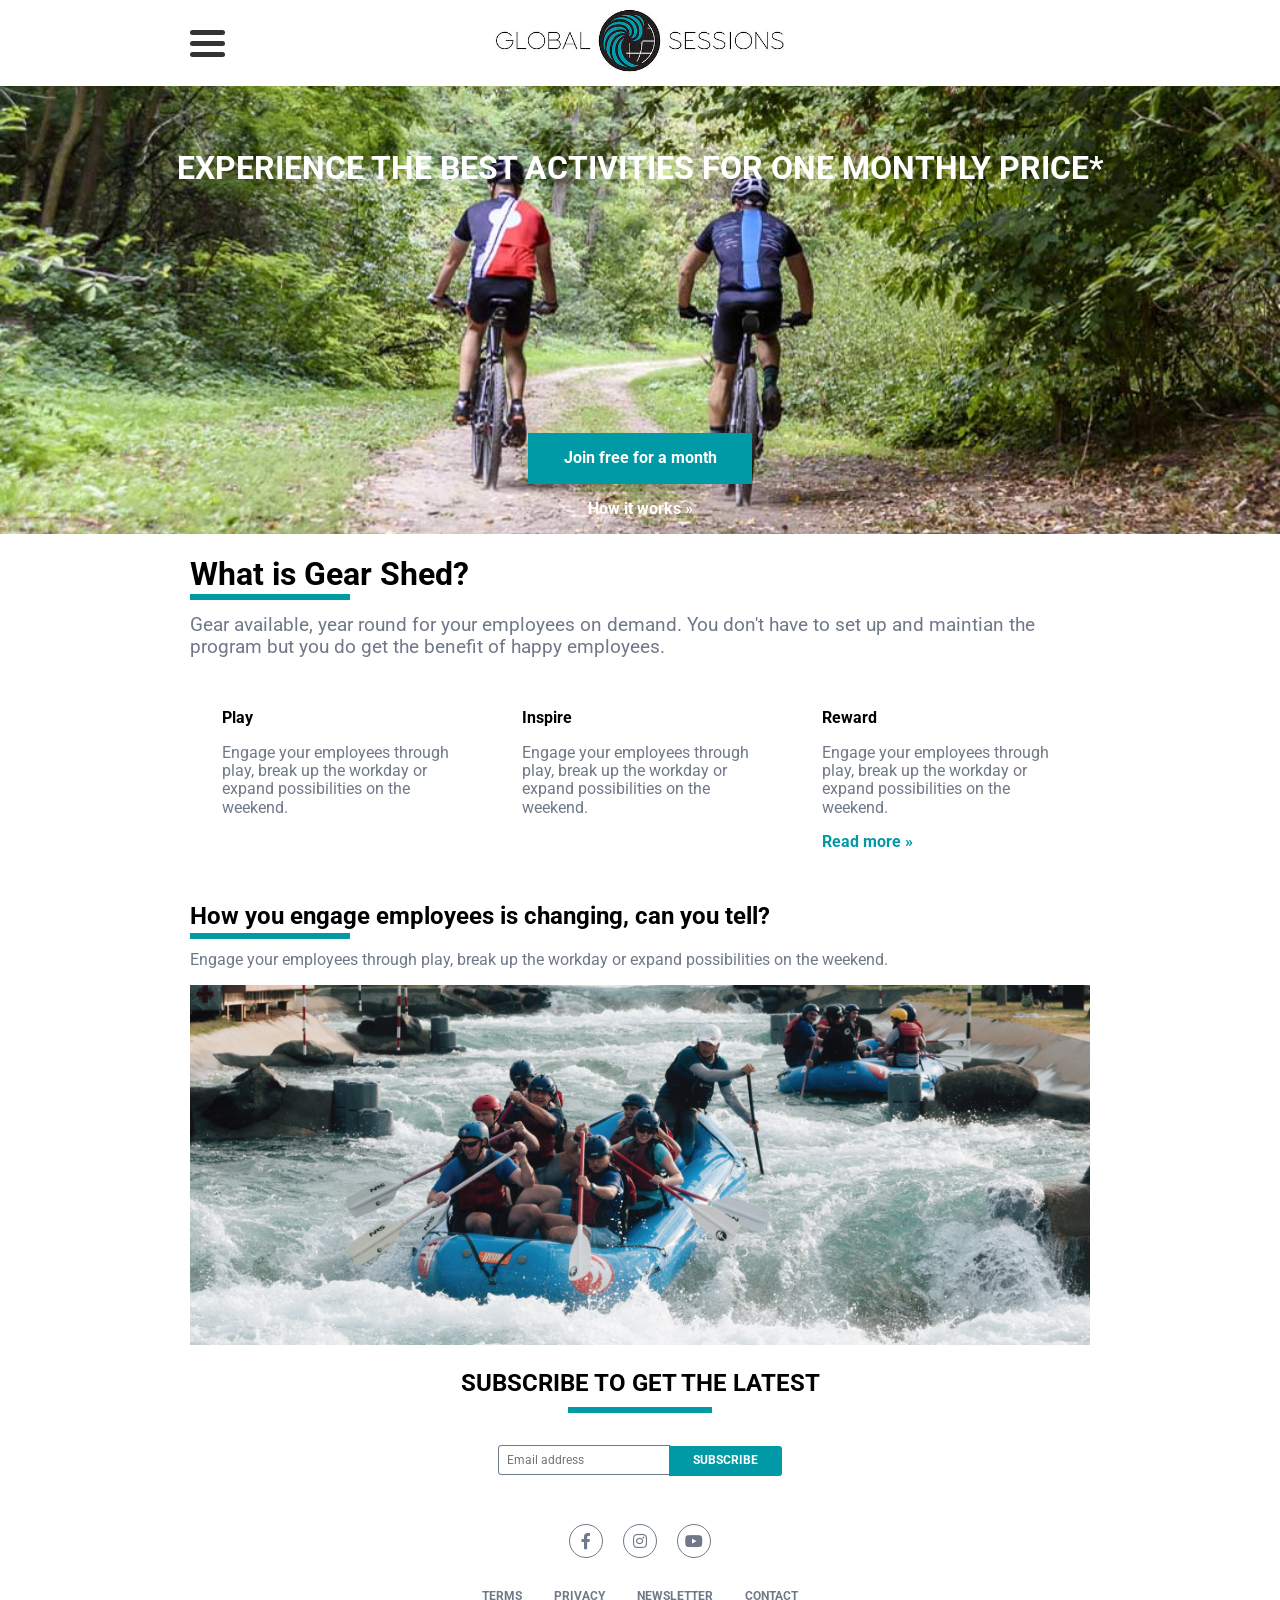
<file: index.html>
<!doctype html>
<html lang="">
    <head>
        <meta charset="utf-8">
        <meta http-equiv="x-ua-compatible" content="ie=edge">
        <title>Global Sessions Onboarding App</title>
        <link href="https://fonts.googleapis.com/css?family=Roboto:400,700,900" rel="stylesheet">
        <link rel="stylesheet" href="normalize.css">
        <link href="https://use.fontawesome.com/releases/v5.0.8/css/all.css" rel="stylesheet">
        <link rel="stylesheet" href="styles.css">
    </head>
    <body>
        <div class="header">
          <div class="nav-toggle" onclick="navToggle(this)">
            <div class="bar"></div>
            <div class="bar"></div>
            <div class="bar"></div>
          </div>
          <img src="_resources/images/global-sessions.jpg" alt="logo" />
        </div>
        <div class="hero">
          <h1>Experience the best activities for one monthly price*</h1>
          
          <div class="hero-bottom">
            <a href="#" class="button">Join free for a month</a>
            <a href="#" class="button-alt">How it works &#187;</a>
          </div>
        </div>

        <div class="what-is-it">
          <h1>What is Gear Shed?</h1>
          <p>Gear available, year round for your employees on demand. You don't have to set up and maintian the program but you do get the benefit of happy employees.</p>
        </div>

        <div class="benefits">
          <ul>
            <li><strong>Play</strong><p>Engage your employees through play, break up the workday or expand possibilities on the weekend.</p></li>
            <li><strong>Inspire</strong><p>Engage your employees through play, break up the workday or expand possibilities on the weekend.</p></li>
            <li><strong>Reward</strong><p>Engage your employees through play, break up the workday or expand possibilities on the weekend.</p><a href="#">Read more &#187;</a></li>
          </ul>
        </div><!-- end benefits -->

        <div class="how-to">
          <h2>How you engage employees is changing, can you tell?</h2>
          <p>Engage your employees through play, break up the workday or expand possibilities on the weekend.</p>
          <img src="_resources/images/whitewater-rafting.jpg">
        </div>

        <div class="newsletter">
          <h2>Subscribe to get the latest</h2>
          <form method="post" action="" class="newsletter-form">
            <input type="email" placeholder="Email address" /><button>Subscribe</button>
          </form>
        </div>

        <div class="footer">
          <div class="sociallinks">
            <i class="fab fa-facebook-f"></i>
            <i class="fab fa-instagram"></i>
            <i class="fab fa-youtube"></i>
          </div>
          <nav>
            <a href="#">Terms</a>
            <a href="#">Privacy</a>
            <a href="#">Newsletter</a>
            <a href="#">Contact</a>
          </nav>
        </div>
        
    </body>

    <script>
      function navToggle(x) {
        x.classList.toggle("change");
      }
    </script>
</html>
</file>
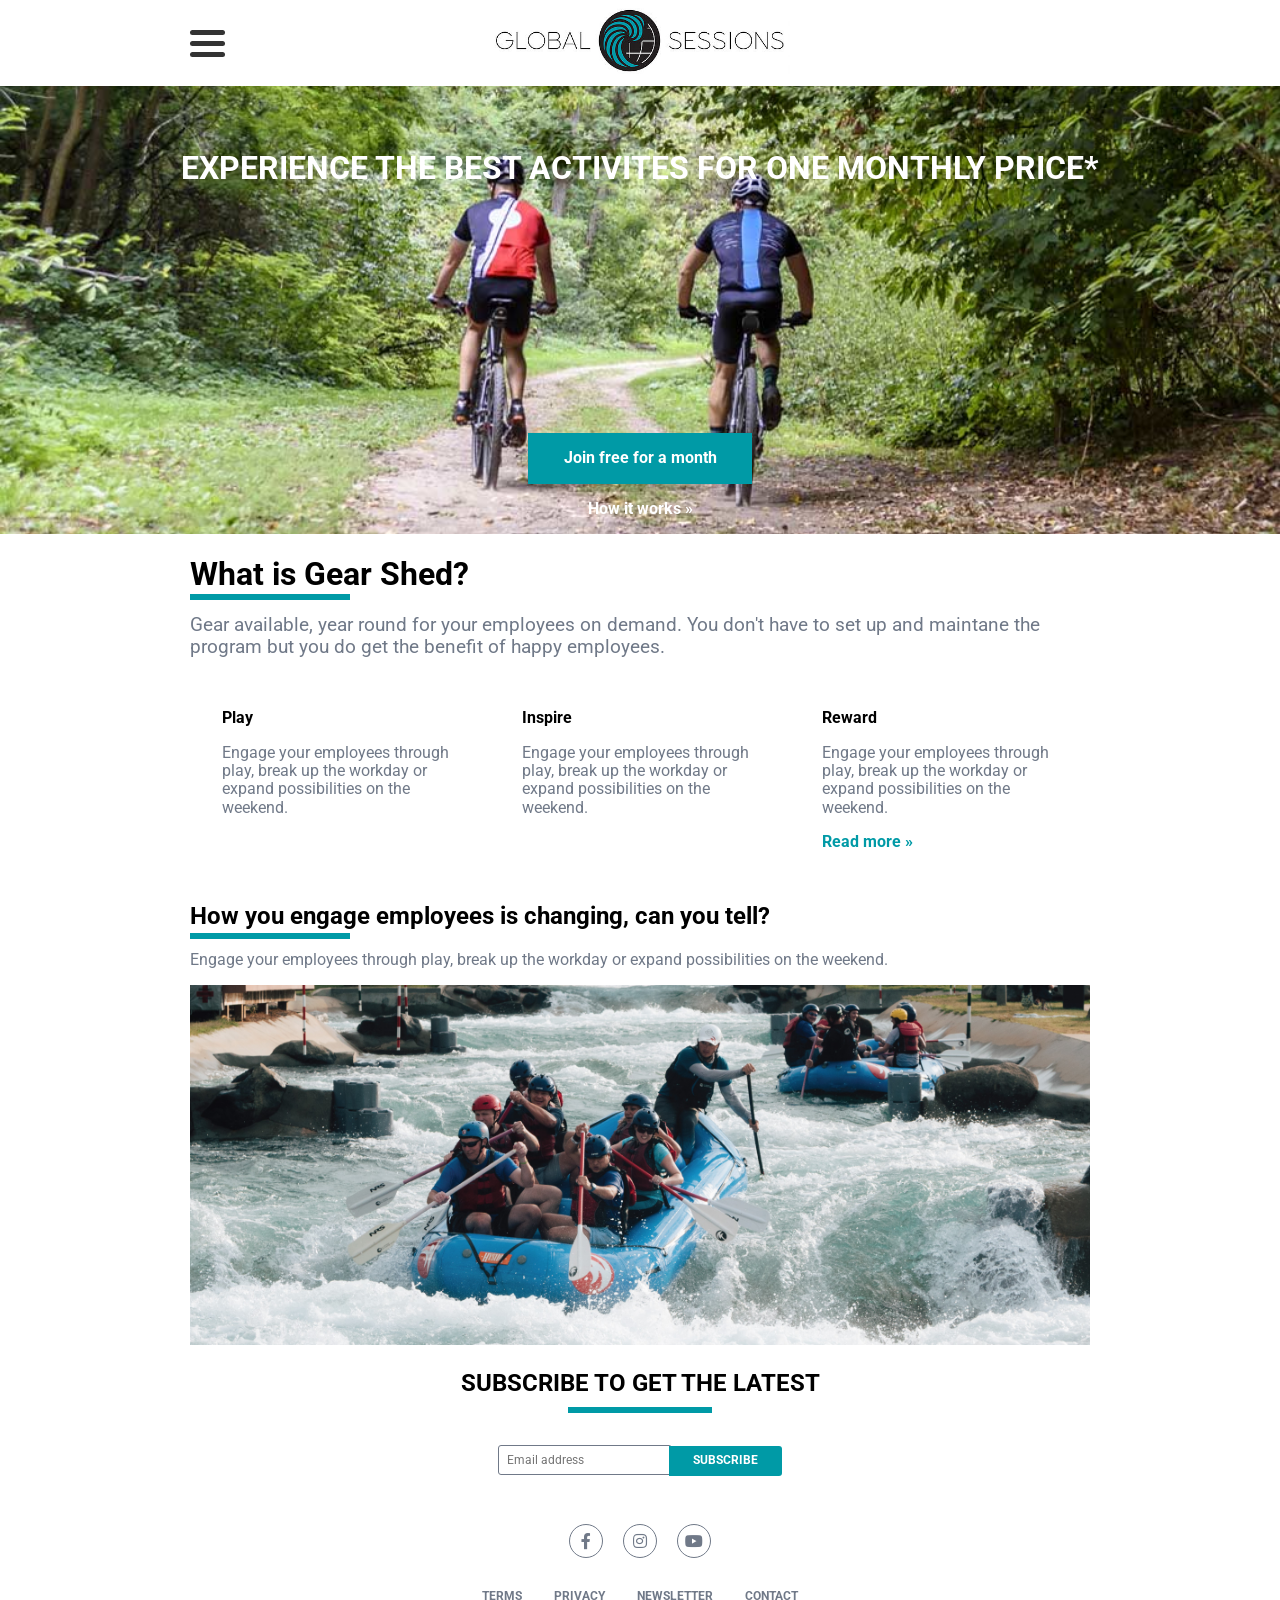
<file: Benefits App/index.html>
<!doctype html>
<html lang="">
    <head>
        <meta charset="utf-8">
        <meta http-equiv="x-ua-compatible" content="ie=edge">
        <title>Global Sessions Onboarding App</title>
        <link href="https://fonts.googleapis.com/css?family=Roboto:400,700,900" rel="stylesheet">
        <link rel="stylesheet" href="normalize.css">
        <link href="https://use.fontawesome.com/releases/v5.0.8/css/all.css" rel="stylesheet">
        <link rel="stylesheet" href="styles.css">
    </head>
    <body>
        <div class="header">
          <div class="nav-toggle" onclick="navToggle(this)">
            <div class="bar"></div>
            <div class="bar"></div>
            <div class="bar"></div>
          </div>
          <img src="_resources/images/global-sessions.jpg" alt="logo" />
        </div>
        <div class="hero">
          <h1>Experience the best activites for one monthly price*</h1>
          
          <div class="hero-bottom">
            <a href="#" class="button">Join free for a month</a>
            <a href="#" class="button-alt">How it works &#187;</a>
          </div>
        </div>

        <div class="what-is-it">
          <h1>What is Gear Shed?</h1>
          <p>Gear available, year round for your employees on demand. You don't have to set up and maintane the program but you do get the benefit of happy employees.</p>
        </div>

        <div class="benefits">
          <ul>
            <li><strong>Play</strong><p>Engage your employees through play, break up the workday or expand possibilities on the weekend.</p></li>
            <li><strong>Inspire</strong><p>Engage your employees through play, break up the workday or expand possibilities on the weekend.</p></li>
            <li><strong>Reward</strong><p>Engage your employees through play, break up the workday or expand possibilities on the weekend.</p><a href="#">Read more &#187;</a></li>
          </ul>
        </div><!-- end benefits -->

        <div class="how-to">
          <h2>How you engage employees is changing, can you tell?</h2>
          <p>Engage your employees through play, break up the workday or expand possibilities on the weekend.</p>
          <img src="_resources/images/whitewater-rafting.jpg">
        </div>

        <div class="newsletter">
          <h2>Subscribe to get the latest</h2>
          <form method="post" action="" class="newsletter-form">
            <input type="email" placeholder="Email address" /><button>Subscribe</button>
          </form>
        </div>

        <div class="footer">
          <div class="sociallinks">
            <i class="fab fa-facebook-f"></i>
            <i class="fab fa-instagram"></i>
            <i class="fab fa-youtube"></i>
          </div>
          <nav>
            <a href="#">Terms</a>
            <a href="#">Privacy</a>
            <a href="#">Newsletter</a>
            <a href="#">Contact</a>
          </nav>
        </div>
        
    </body>

    <script>
      function navToggle(x) {
        x.classList.toggle("change");
      }
    </script>
</html>
</file>
<file: styles.css>
/* Gear Shed Onboarding Styles */

:root {
  --color-blue: #009aa6;
  --color-black: #000;
  --color-white: #fff;
  --color-grey: #f6f6f8;
  --color-grey-dark: #707988;
}

body {
  font-family: 'Roboto', sans-serif;
  color: var(--color-grey-dark);
}

body > *:not(.hero) {
  padding-left: 1rem;
  padding-right: 1rem;
}

strong {
  color: var(--color-black);
  font-weight: bold;
}

h1,
h2 {
  color: var(--color-black);
}

img {
  max-width: 100%;
}

.header {
  text-align: center;
  position: relative;
}

.header img {
  max-width: 150px;
  margin: 1.5rem auto;
}

/* Nav toggle */
.nav-toggle {
  display: inline-block;
  cursor: pointer;
  position: absolute;
  left: 1rem;
  top: 1.5rem;
}

.bar {
  width: 35px;
  height: 5px;
  border-radius: 3px;
  background-color: #333;
  margin: 6px 0;
  transition: 0.4s;
}

.change .bar:nth-child(1) {
  -webkit-transform: rotate(-45deg) translate(-9px, 6px);
  transform: rotate(-45deg) translate(-9px, 6px);
}

.change .bar:nth-child(2) {
  opacity: 0;
}

.change .bar:nth-child(3) {
  -webkit-transform: rotate(45deg) translate(-8px, -8px);
  transform: rotate(45deg) translate(-8px, -8px);
}


/* Hero */
.hero {
  background-image: url('_resources/images/mountain-biking.jpg');
  background-size: cover;
  background-position: center center;
  min-height: 29rem;
  display: flex;
  flex-direction: column;
  align-items: center;
  position: relative;
}

.hero h1 {
  text-transform: uppercase;
  color: var(--color-white);
  text-align: center;
  margin: 0 auto;
  padding-top: 4rem;
  max-width: 80%;
}

.hero-bottom {
  position: absolute;
  left: 0;
  right: 0;
  bottom: 1rem;
  text-align: center;
}

.hero-bottom a {
  display: block;
}

.hero-bottom .button {
  color: var(--color-white);
  background-color: var(--color-blue);
  font-weight: bold;
  width: 12rem;
  margin: 1rem auto;
  padding: 1rem;
  text-decoration: none;
  transition: background-color 300ms ease;
}

.hero-bottom .button:hover {
  background-color: var(--color-grey-dark);
}

.hero-bottom .button-alt {
  text-decoration: none;
  font-weight: bold;
  color: var(--color-white);
  transition: color 300ms ease;
}

.hero-bottom .button-alt:hover {
  color: var(--color-black);
}


/* What is it */
.what-is-it  h1 {
  position: relative;
}

.what-is-it h1:after {
  content: '';
  position: absolute;
  left: 24%;
  bottom: -0.5rem;
  background-color: var(--color-blue);
  height: 6px;
  width: 9rem;
}

.what-is-it p {
  font-size: 120%;
}

/* Benefits List */
.benefits ul {
  list-style-type: none;
  margin-left: 0;
  padding-left: 0;
  display: flex;
  flex-direction: column;
}

.benefits ul li {
  padding: 0.5rem;
  text-align: center;
}

.benefits ul a {
  color: var(--color-blue);
  font-weight: bold;
  text-decoration: none;
}

/* How To */
.how-to {
  text-align: center;
}

.how-to h2 {
  position: relative;
}

.how-to h2:after {
  content: '';
  position: absolute;
  left: 24%;
  bottom: -0.5rem;
  background-color: var(--color-blue);
  height: 6px;
  width: 9rem;
}

/* Newsletter */
.newsletter {
  margin-bottom: 3rem;
}
.newsletter h2 {
  text-transform: uppercase;
  text-align: center;
  position: relative;
}

.newsletter h2:after {
  content: '';
  position: absolute;
  left: 0;
  right: 0;
  bottom: -1rem;
  background-color: var(--color-blue);
  height: 6px;
  width: 9rem;
  margin-left: auto;
  margin-right: auto;
}

.newsletter form {
  width: 100%;
  margin: 3rem auto;
  text-align: center;
}

.newsletter form button,
.newsletter form input {
  max-width: 50%;
}

.newsletter form input {
  border-radius: 3px;
  font-size: 12px;
  border: 1px solid var(--color-grey-dark);
  height: 1.75rem;
  margin-right: -0.2rem;
  padding: 0 0.5rem;
}

.newsletter form button {
  color: var(--color-white);
  background-color: var(--color-blue);
  text-transform: uppercase;
  font-weight: bold;
  border: none;
  border-radius: 0 3px 3px 0;
  font-size: 12px;
  padding: 0.5rem 1.5rem;
  cursor: pointer;
  transition: background-color 300ms ease;
}

.newsletter form button:hover {
  background-color: var(--color-grey-dark);
}


/* Footer */
.footer nav {
  display: flex;
  justify-content: center;
  align-items: center;
  margin-top: 1rem;
  margin-bottom: 1rem;
}

.footer nav a {
  color: var(--color-grey-dark);
  text-decoration: none;
  font-weight: bold;
  text-transform: uppercase;
  padding: 0 0.5rem;
  font-size: 12px;
  transition: color 300ms ease;
}

.footer nav a:hover {
  color: var(--color-blue);
}

.sociallinks {
  text-align: center;
  margin-bottom: 2rem;
}

.sociallinks i {
  border: 1px solid var(--color-grey-dark);
  border-radius: 50%;
  width: 2rem;
  height: 2rem;
  line-height: 2;
  margin: 0 0.5rem;
  cursor: pointer;
  transition: border-color 300ms ease, background-color 300ms ease, color 300ms ease;
}

.sociallinks i:hover {
  border-color: var(--color-blue);
  background-color: var(--color-blue);
  color: var(--color-white);
}

@media only screen and (min-width: 600px) {
  body > *:not(.hero) {
    max-width: 900px;
    margin: 0 auto;
    padding: 0;
  }

  .header img {
    max-width: 300px;
    margin: 0.5rem auto;
  }

  .nav-toggle {
    left: 0;
  }

  .hero {
    min-height: 28rem;
  }

  .what-is-it h1:after,
  .how-to h2:after {
    left: 0;
    width: 10rem;
  }
  
  .benefits ul {
    flex-direction: row;
  }

  .benefits ul li {
    padding: 2rem;
    text-align: left;
  }

  .how-to {
    text-align: left;
  }

  .footer nav a {
    padding: 0 1rem;
  }
}
</file>
<file: Benefits App/styles.css>
/* Gear Shed Onboarding Styles */

:root {
  --color-blue: #009aa6;
  --color-black: #000;
  --color-white: #fff;
  --color-grey: #f6f6f8;
  --color-grey-dark: #707988;
}

body {
  font-family: 'Roboto', sans-serif;
  color: var(--color-grey-dark);
}

body > *:not(.hero) {
  padding-left: 1rem;
  padding-right: 1rem;
}

strong {
  color: var(--color-black);
  font-weight: bold;
}

h1,
h2 {
  color: var(--color-black);
}

img {
  max-width: 100%;
}

.header {
  text-align: center;
  position: relative;
}

.header img {
  max-width: 150px;
  margin: 1.5rem auto;
}

/* Nav toggle */
.nav-toggle {
  display: inline-block;
  cursor: pointer;
  position: absolute;
  left: 1rem;
  top: 1.5rem;
}

.bar {
  width: 35px;
  height: 5px;
  border-radius: 3px;
  background-color: #333;
  margin: 6px 0;
  transition: 0.4s;
}

.change .bar:nth-child(1) {
  -webkit-transform: rotate(-45deg) translate(-9px, 6px);
  transform: rotate(-45deg) translate(-9px, 6px);
}

.change .bar:nth-child(2) {
  opacity: 0;
}

.change .bar:nth-child(3) {
  -webkit-transform: rotate(45deg) translate(-8px, -8px);
  transform: rotate(45deg) translate(-8px, -8px);
}


/* Hero */
.hero {
  background-image: url('_resources/images/mountain-biking.jpg');
  background-size: cover;
  background-position: center center;
  min-height: 29rem;
  display: flex;
  flex-direction: column;
  align-items: center;
  position: relative;
}

.hero h1 {
  text-transform: uppercase;
  color: var(--color-white);
  text-align: center;
  margin: 0 auto;
  padding-top: 4rem;
  max-width: 80%;
}

.hero-bottom {
  position: absolute;
  left: 0;
  right: 0;
  bottom: 1rem;
  text-align: center;
}

.hero-bottom a {
  display: block;
}

.hero-bottom .button {
  color: var(--color-white);
  background-color: var(--color-blue);
  font-weight: bold;
  width: 12rem;
  margin: 1rem auto;
  padding: 1rem;
  text-decoration: none;
  transition: background-color 300ms ease;
}

.hero-bottom .button:hover {
  background-color: var(--color-grey-dark);
}

.hero-bottom .button-alt {
  text-decoration: none;
  font-weight: bold;
  color: var(--color-white);
  transition: color 300ms ease;
}

.hero-bottom .button-alt:hover {
  color: var(--color-black);
}


/* What is it */
.what-is-it  h1 {
  position: relative;
}

.what-is-it h1:after {
  content: '';
  position: absolute;
  left: 24%;
  bottom: -0.5rem;
  background-color: var(--color-blue);
  height: 6px;
  width: 9rem;
}

.what-is-it p {
  font-size: 120%;
}

/* Benefits List */
.benefits ul {
  list-style-type: none;
  margin-left: 0;
  padding-left: 0;
  display: flex;
  flex-direction: column;
}

.benefits ul li {
  padding: 0.5rem;
  text-align: center;
}

.benefits ul a {
  color: var(--color-blue);
  font-weight: bold;
  text-decoration: none;
}

/* How To */
.how-to {
  text-align: center;
}

.how-to h2 {
  position: relative;
}

.how-to h2:after {
  content: '';
  position: absolute;
  left: 24%;
  bottom: -0.5rem;
  background-color: var(--color-blue);
  height: 6px;
  width: 9rem;
}

/* Newsletter */
.newsletter {
  margin-bottom: 3rem;
}
.newsletter h2 {
  text-transform: uppercase;
  text-align: center;
  position: relative;
}

.newsletter h2:after {
  content: '';
  position: absolute;
  left: 0;
  right: 0;
  bottom: -1rem;
  background-color: var(--color-blue);
  height: 6px;
  width: 9rem;
  margin-left: auto;
  margin-right: auto;
}

.newsletter form {
  width: 100%;
  margin: 3rem auto;
  text-align: center;
}

.newsletter form button,
.newsletter form input {
  max-width: 50%;
}

.newsletter form input {
  border-radius: 3px;
  font-size: 12px;
  border: 1px solid var(--color-grey-dark);
  height: 1.75rem;
  margin-right: -0.2rem;
  padding: 0 0.5rem;
}

.newsletter form button {
  color: var(--color-white);
  background-color: var(--color-blue);
  text-transform: uppercase;
  font-weight: bold;
  border: none;
  border-radius: 0 3px 3px 0;
  font-size: 12px;
  padding: 0.5rem 1.5rem;
  cursor: pointer;
  transition: background-color 300ms ease;
}

.newsletter form button:hover {
  background-color: var(--color-grey-dark);
}


/* Footer */
.footer nav {
  display: flex;
  justify-content: center;
  align-items: center;
  margin-top: 1rem;
  margin-bottom: 1rem;
}

.footer nav a {
  color: var(--color-grey-dark);
  text-decoration: none;
  font-weight: bold;
  text-transform: uppercase;
  padding: 0 0.5rem;
  font-size: 12px;
  transition: color 300ms ease;
}

.footer nav a:hover {
  color: var(--color-blue);
}

.sociallinks {
  text-align: center;
  margin-bottom: 2rem;
}

.sociallinks i {
  border: 1px solid var(--color-grey-dark);
  border-radius: 50%;
  width: 2rem;
  height: 2rem;
  line-height: 2;
  margin: 0 0.5rem;
  cursor: pointer;
  transition: border-color 300ms ease, background-color 300ms ease, color 300ms ease;
}

.sociallinks i:hover {
  border-color: var(--color-blue);
  background-color: var(--color-blue);
  color: var(--color-white);
}

@media only screen and (min-width: 600px) {
  body > *:not(.hero) {
    max-width: 900px;
    margin: 0 auto;
    padding: 0;
  }

  .header img {
    max-width: 300px;
    margin: 0.5rem auto;
  }

  .nav-toggle {
    left: 0;
  }

  .hero {
    min-height: 28rem;
  }

  .what-is-it h1:after,
  .how-to h2:after {
    left: 0;
    width: 10rem;
  }
  
  .benefits ul {
    flex-direction: row;
  }

  .benefits ul li {
    padding: 2rem;
    text-align: left;
  }

  .how-to {
    text-align: left;
  }

  .footer nav a {
    padding: 0 1rem;
  }
}
</file>
